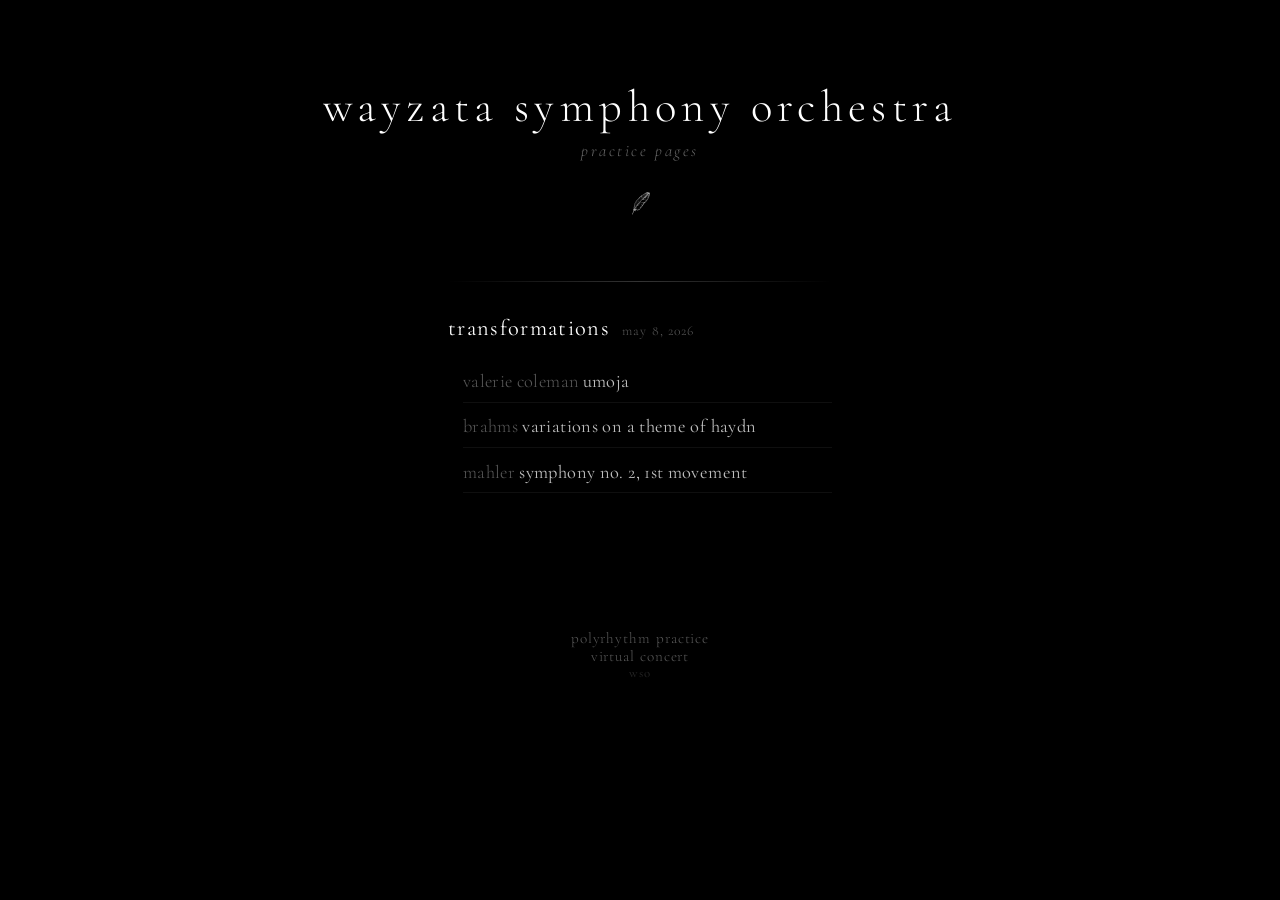
<file: index.html>
<!DOCTYPE html>
<html lang="en">
<head>
  <meta charset="UTF-8">
  <meta name="viewport" content="width=device-width, initial-scale=1.0">
  <title>wso practice</title>
  <link rel="preconnect" href="https://fonts.googleapis.com">
  <link rel="preconnect" href="https://fonts.gstatic.com" crossorigin>
  <link href="https://fonts.googleapis.com/css2?family=Cormorant+Garamond:ital,wght@0,300;0,400;0,500;0,600;1,300;1,400&display=swap" rel="stylesheet">
  <link rel="stylesheet" href="index.css">
</head>
<body>
  <header>
    <h1>wayzata symphony orchestra</h1>
    <p class="subtitle">practice pages</p>
    <img src="feather.svg" alt="" class="feather-icon">
  </header>

  <main id="concerts"></main>

  <nav class="tools">
    <a href="polyrhythm.html">polyrhythm practice</a>
    <a href="concert.html">virtual concert</a>
  </nav>

  <footer>wso</footer>

  <script>
    setTimeout(() => {
      const f = document.querySelector('.feather-icon');
      if (f) f.classList.add('glow');
    }, 20000);
  </script>

  <script>
    fetch('songs.json')
      .then(r => {
        if (!r.ok) throw new Error(r.status);
        return r.json();
      })
      .then(data => {
        const container = document.getElementById('concerts');
        const concertMeta = data.concerts || {};
        const entries = Object.entries(data.songs || {});

        if (entries.length === 0) {
          const p = document.createElement('p');
          p.className = 'empty';
          p.textContent = 'songs coming soon';
          container.appendChild(p);
          return;
        }

        // Group by concert
        const concerts = {};
        entries.forEach(([slug, song]) => {
          const concert = song.concert || 'uncategorized';
          if (!concerts[concert]) concerts[concert] = [];
          concerts[concert].push([slug, song]);
        });

        let delay = 0.5;
        for (const [concert, songs] of Object.entries(concerts)) {
          const section = document.createElement('div');
          section.className = 'concert';
          section.style.animationDelay = delay + 's';
          delay += 0.15;

          const header = document.createElement('div');
          header.className = 'concert-header';

          const meta = concertMeta[concert];
          const h2 = document.createElement('h2');
          h2.className = 'concert-name';
          h2.textContent = meta ? meta.name : concert;
          header.appendChild(h2);

          if (meta && meta.date) {
            const dateSpan = document.createElement('span');
            dateSpan.className = 'concert-date';
            dateSpan.textContent = meta.date;
            header.appendChild(dateSpan);
          }

          section.appendChild(header);

          const ul = document.createElement('ul');
          songs.sort((a, b) => (a[1].order || 99) - (b[1].order || 99));
          songs.forEach(([slug, song]) => {
            const li = document.createElement('li');
            const a = document.createElement('a');
            a.href = 'song.html?s=' + encodeURIComponent(slug);

            // Split composer and piece name on the em dash
            const parts = song.title.split(' — ');
            if (parts.length === 2) {
              const composerSpan = document.createElement('span');
              composerSpan.className = 'composer';
              composerSpan.textContent = parts[0] + '  ';
              a.appendChild(composerSpan);
              a.appendChild(document.createTextNode(parts[1]));
            } else {
              a.textContent = song.title;
            }

            li.appendChild(a);
            ul.appendChild(li);
          });

          section.appendChild(ul);
          container.appendChild(section);
        }
      })
      .catch(() => {
        const container = document.getElementById('concerts');
        const p = document.createElement('p');
        p.className = 'empty';
        p.textContent = 'failed to load songs';
        container.appendChild(p);
      });
  </script>
</body>
</html>
</file>
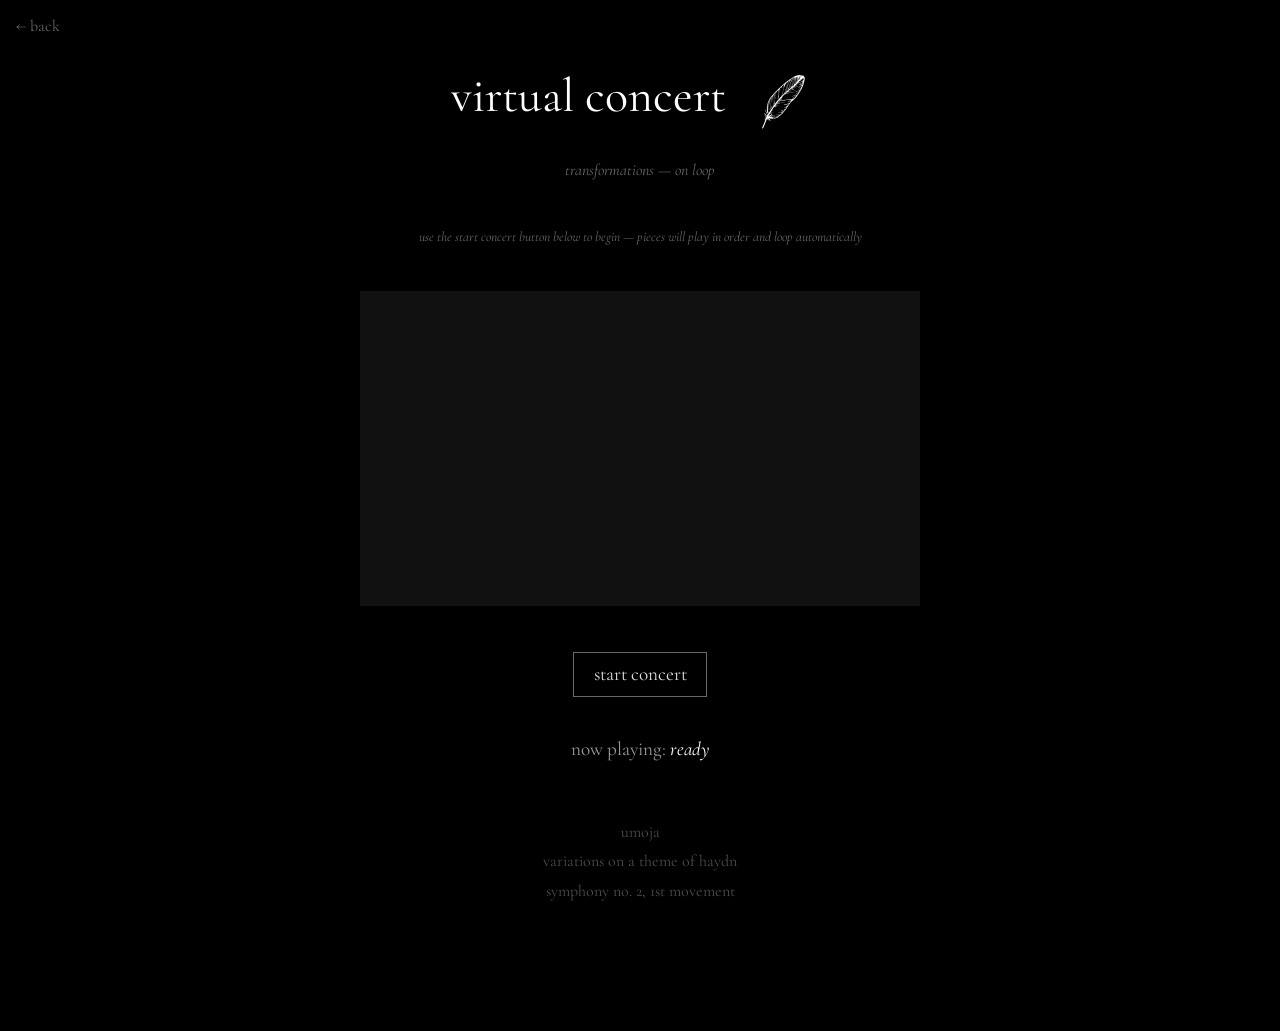
<file: concert.html>
<!DOCTYPE html>
<html lang="en">
<head>
  <meta charset="UTF-8" />
  <meta name="viewport" content="width=device-width, initial-scale=1.0" />
  <title>virtual concert</title>
  <link rel="preconnect" href="https://fonts.googleapis.com">
  <link rel="preconnect" href="https://fonts.gstatic.com" crossorigin>
  <link href="https://fonts.googleapis.com/css2?family=Cormorant+Garamond:ital,wght@0,300;0,400;0,500;0,600;1,300;1,400&display=swap" rel="stylesheet">
  <link rel="stylesheet" href="song.css">
  <style>
    .back {
      position: fixed;
      top: 1rem;
      left: 1rem;
      font-size: 1rem;
      color: #666;
      text-decoration: none;
      z-index: 10;
    }
    .back:hover {
      color: #d8d8ff;
    }
    .subtitle {
      font-size: 1rem;
      font-style: italic;
      color: rgba(255,255,255,0.4);
      text-align: center;
      margin-top: -1rem;
    }
    #video-wrapper {
      width: min(560px, 90vw);
      aspect-ratio: 16 / 9;
      background: #111;
    }
    #video-wrapper iframe {
      width: 100%;
      height: 100%;
    }
    .now-playing {
      font-size: 1.2rem;
      text-align: center;
      color: rgba(255,255,255,0.6);
      margin-top: 0.5rem;
    }
    .now-playing .current {
      color: #fff;
      font-style: italic;
    }
    .setlist {
      list-style: none;
      padding: 0;
      margin: 1.5rem 0;
      text-align: center;
    }
    .setlist li {
      font-size: 1rem;
      color: rgba(255,255,255,0.3);
      padding: 0.3rem 0;
    }
    .setlist li.active {
      color: #fff;
    }
    .setlist li.played {
      color: rgba(255,255,255,0.15);
    }
    .loop-badge {
      font-size: 0.85rem;
      color: rgba(255,255,255,0.4);
      text-align: center;
      margin-top: 0.5rem;
      font-style: italic;
    }
  </style>
</head>
<body>
  <a class="back" href="index.html">← back</a>

  <div class="title">
    <span>virtual concert</span>
    <img src="feather.svg" alt="" class="feather">
  </div>
  <p class="subtitle">transformations — on loop</p>

  <p class="subtitle" style="margin-top:0; font-size:0.85rem;">use the start concert button below to begin — pieces will play in order and loop automatically</p>

  <div id="video-wrapper">
    <div id="player"></div>
  </div>

  <div style="text-align:center; margin-top:0.8rem;">
    <button id="start-btn">start concert</button>
  </div>

  <div class="now-playing">
    now playing: <span class="current" id="current-title">loading…</span>
  </div>

  <ul class="setlist" id="setlist"></ul>

  <p class="loop-badge" id="loop-badge"></p>

  <script src="https://www.youtube.com/iframe_api"></script>
  <script>
    let player;
    let playerReady = false;
    let playlist = [];
    let currentIndex = 0;
    let loopCount = 0;
    let started = false;
    let currentEndTime = null;
    let endCheckInterval = null;

    const currentTitle = document.getElementById('current-title');
    const setlistEl = document.getElementById('setlist');
    const loopBadge = document.getElementById('loop-badge');
    const startBtn = document.getElementById('start-btn');

    function parseTime(t) {
      const parts = t.split(':');
      if (parts.length === 1) return parseFloat(parts[0]) || 0;
      if (parts.length === 3) return parseInt(parts[0], 10) * 3600 + parseInt(parts[1], 10) * 60 + parseFloat(parts[2]);
      return parseInt(parts[0], 10) * 60 + parseFloat(parts[1]);
    }

    function getSongBounds(song) {
      return {
        start: song.concertStart ? parseTime(song.concertStart) : 0,
        end: song.concertEnd ? parseTime(song.concertEnd) : null
      };
    }

    fetch('songs.json')
      .then(r => {
        if (!r.ok) throw new Error(r.status);
        return r.json();
      })
      .then(data => {
        playlist = Object.entries(data.songs || {})
          .sort((a, b) => (a[1].order || 99) - (b[1].order || 99))
          .map(([slug, song]) => song);

        playlist.forEach((song, i) => {
          const li = document.createElement('li');
          const parts = song.title.split(' — ');
          li.textContent = parts.length === 2 ? parts[1] : song.title;
          li.id = 'setlist-' + i;
          setlistEl.appendChild(li);
        });

        currentTitle.textContent = 'ready';
        initPlayer();
      })
      .catch(() => {
        currentTitle.textContent = 'failed to load';
      });

    function initPlayer() {
      const firstBounds = getSongBounds(playlist[0]);
      window.onYouTubeIframeAPIReady = function () {
        player = new YT.Player('player', {
          width: '100%',
          height: '100%',
          videoId: playlist[0].videoId,
          playerVars: {
            origin: window.location.origin,
            rel: 0,
            controls: 1,
            playsinline: 1,
            start: Math.floor(firstBounds.start)
          },
          events: {
            onReady: () => { playerReady = true; },
            onStateChange: (event) => {
              if (event.data === YT.PlayerState.ENDED && started) {
                playNext();
              }
            },
            onError: (event) => {
              currentTitle.textContent = 'video error (code ' + event.data + ')';
              console.error('YouTube error:', event.data);
            }
          }
        });
      };

      if (window.YT && window.YT.Player) {
        window.onYouTubeIframeAPIReady();
      }
    }

    function updateSetlist() {
      playlist.forEach((_, i) => {
        const li = document.getElementById('setlist-' + i);
        li.className = '';
        if (i < currentIndex) li.className = 'played';
        if (i === currentIndex) li.className = 'active';
      });
    }

    function playSong(index, isFirstPlay) {
      currentIndex = index;
      const song = playlist[currentIndex];
      const bounds = getSongBounds(song);
      currentEndTime = bounds.end;
      const parts = song.title.split(' — ');
      currentTitle.textContent = parts.length === 2 ? parts[1] : song.title;
      updateSetlist();
      if (isFirstPlay) {
        player.seekTo(bounds.start, true);
        player.playVideo();
      } else {
        player.loadVideoById({
          videoId: song.videoId,
          startSeconds: bounds.start
        });
      }
    }

    function playNext() {
      currentIndex++;
      if (currentIndex >= playlist.length) {
        currentIndex = 0;
        loopCount++;
        loopBadge.textContent = 'loop ' + (loopCount + 1);
      }
      playSong(currentIndex, false);
    }

    function checkEnd() {
      if (!started || currentEndTime === null) return;
      try {
        if (player.getCurrentTime() >= currentEndTime) {
          playNext();
        }
      } catch (e) {}
    }

    startBtn.addEventListener('click', () => {
      if (!playerReady || playlist.length === 0) return;
      if (!started) {
        started = true;
        loopCount = 0;
        loopBadge.textContent = 'loop 1';
        startBtn.textContent = 'restart';
        playSong(0, true);
        if (!endCheckInterval) endCheckInterval = setInterval(checkEnd, 500);
      } else {
        currentIndex = 0;
        loopCount = 0;
        loopBadge.textContent = 'loop 1';
        playSong(0, false);
      }
    });
  </script>
</body>
</html>
</file>
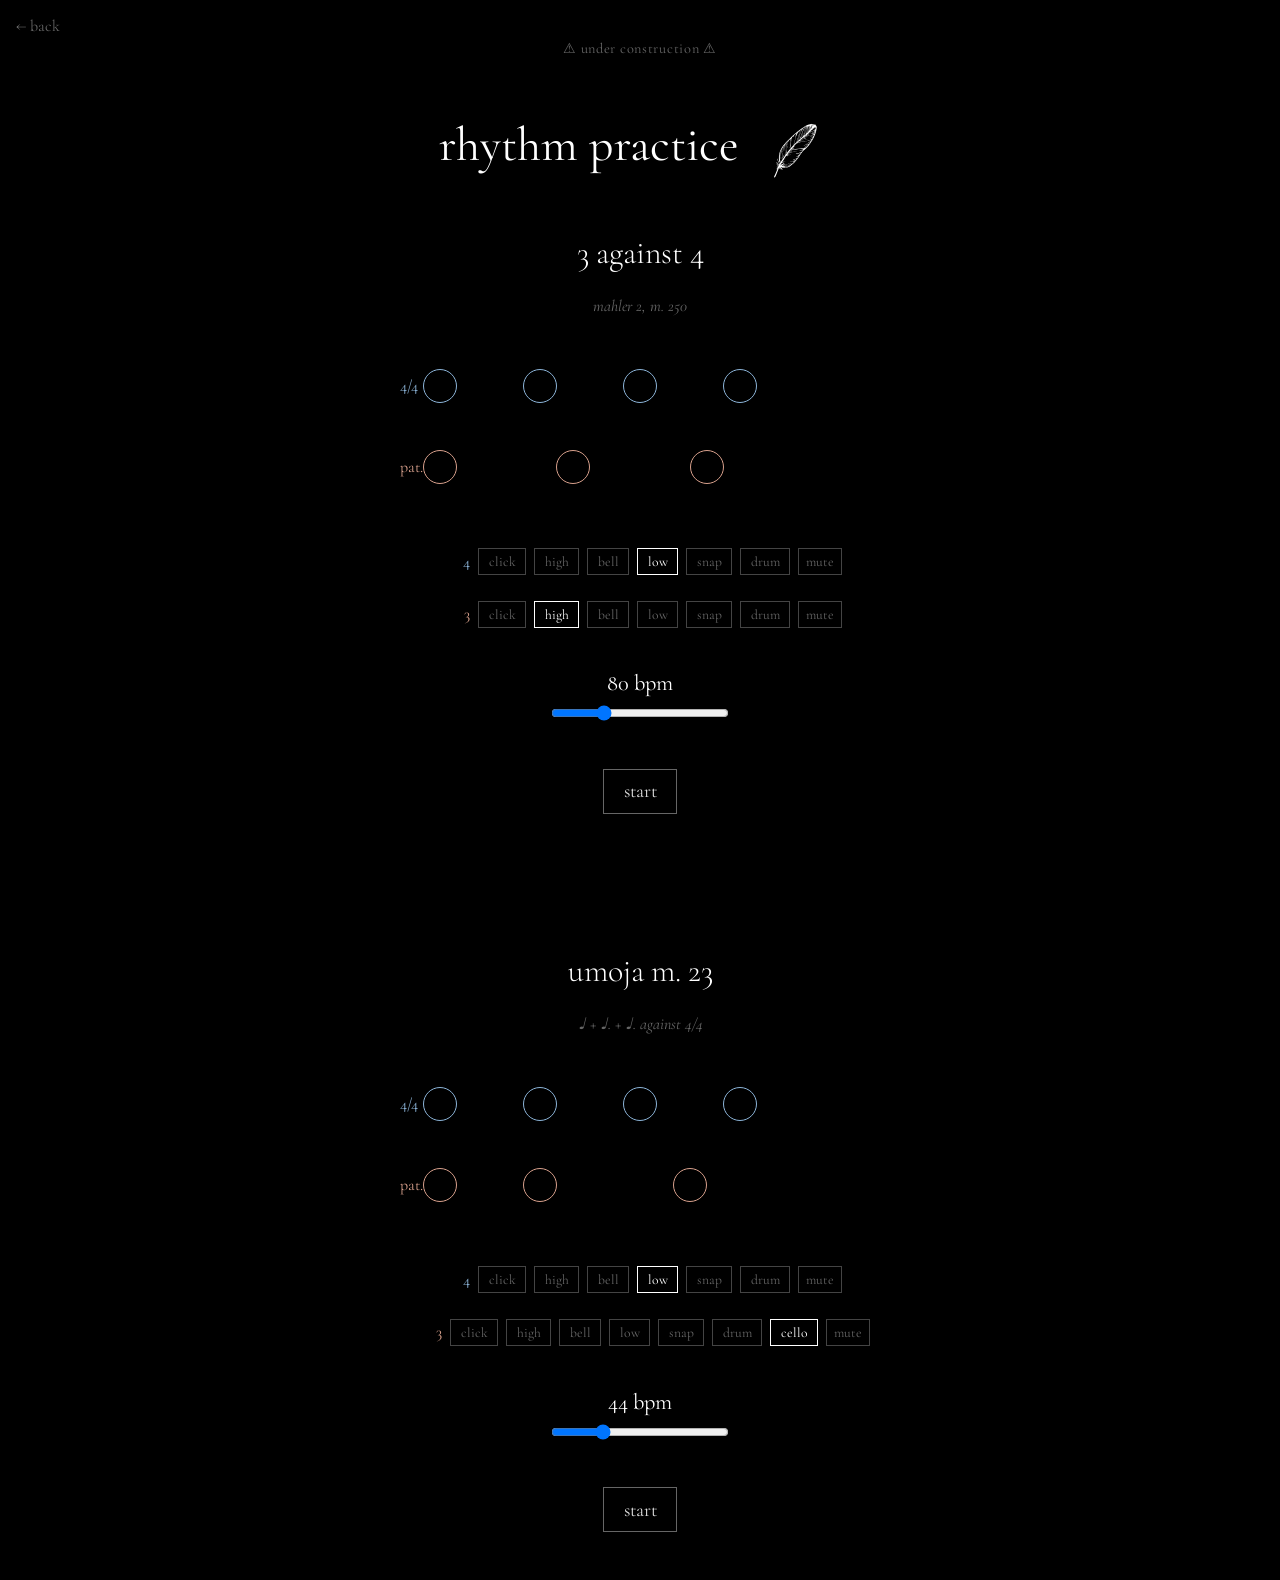
<file: polyrhythm.html>
<!DOCTYPE html>
<html lang="en">
<head>
  <meta charset="UTF-8" />
  <meta name="viewport" content="width=device-width, initial-scale=1.0" />
  <title>polyrhythm practice</title>
  <link rel="preconnect" href="https://fonts.googleapis.com">
  <link rel="preconnect" href="https://fonts.gstatic.com" crossorigin>
  <link href="https://fonts.googleapis.com/css2?family=Cormorant+Garamond:ital,wght@0,300;0,400;0,500;0,600;1,300;1,400&display=swap" rel="stylesheet">
  <link rel="stylesheet" href="song.css">
  <style>
    .back {
      position: fixed;
      top: 1rem;
      left: 1rem;
      font-size: 1rem;
      color: #666;
      text-decoration: none;
      z-index: 10;
    }
    .back:hover { color: #d8d8ff; }
    .under-construction {
      font-size: 0.9rem;
      color: rgba(255,255,255,0.4);
      text-align: center;
      margin-top: -0.5rem;
      margin-bottom: 0.5rem;
      letter-spacing: 0.05em;
    }
    .ex-subtitle {
      font-size: 1rem;
      font-style: italic;
      color: rgba(255,255,255,0.4);
      text-align: center;
      margin: -0.5rem 0 0.8rem;
    }
    .beat-track {
      position: relative;
      width: min(400px, 80vw);
      height: 2.5rem;
      margin: 0.3rem auto;
    }
    .beat-track-label {
      position: absolute;
      left: -2.5em;
      top: 50%;
      transform: translateY(-50%);
      font-size: 1rem;
      color: rgba(255,255,255,0.5);
    }
    .beat-track-label.l4 { color: #8cb4d8; }
    .beat-track-label.l3 { color: #d8a08c; }
    .dot {
      position: absolute;
      width: 2rem;
      height: 2rem;
      border-radius: 50%;
      border: 1px solid #666;
      top: 50%;
      transform: translate(-50%, -50%);
      transition: background 0.05s, border-color 0.05s;
    }
    .dot.l4 { border-color: #8cb4d8; }
    .dot.l4.active { background: #8cb4d8; border-color: #8cb4d8; }
    .dot.l3 { border-color: #d8a08c; }
    .dot.l3.active { background: #d8a08c; border-color: #d8a08c; }
    .controls { margin-top: 1.5rem; }
    .layer-config {
      display: flex;
      align-items: center;
      gap: 0.5rem;
      justify-content: center;
      flex-wrap: wrap;
      margin-bottom: 0.6rem;
    }
    .layer-config-label {
      font-size: 1rem;
      width: 2em;
      text-align: right;
      color: rgba(255,255,255,0.5);
    }
    .layer-config-label.l4 { color: #8cb4d8; }
    .layer-config-label.l3 { color: #d8a08c; }
    .sound-btn {
      font-size: 0.85rem;
      padding: 0.3em 0.7em;
      color: #666;
      border-color: #444;
    }
    .sound-btn.active { color: #fff; border-color: #fff; }
    .mute-btn {
      font-size: 0.85rem;
      padding: 0.3em 0.5em;
      color: #666;
      border-color: #444;
    }
    .mute-btn.muted { color: #c66; border-color: #c66; }
    .tempo-display { font-size: 1.4rem; text-align: center; }
    .separator {
      border: none;
      border-top: 1px solid rgba(255,255,255,0.1);
      margin: 2.5rem 0 1.5rem;
    }
    .ex-title {
      font-size: 2rem;
      text-align: center;
      font-family: "Cormorant Garamond", serif;
      font-weight: 300;
      margin: 0.5rem 0 0;
    }
  </style>
</head>
<body>
  <a class="back" href="index.html">← back</a>

  <p class="under-construction">&#9888; under construction &#9888;</p>

  <div class="title">
    <span>rhythm practice</span>
    <img src="feather.svg" alt="" class="feather">
  </div>

  <!-- === Mahler 3-against-4 === -->
  <p class="ex-title">3 against 4</p>
  <p class="ex-subtitle">mahler 2, m. 250</p>

  <div class="beat-track" id="m-track4"></div>
  <div class="beat-track" id="m-track3"></div>

  <div class="controls">
    <div class="layer-config" id="m-config4"></div>
    <div class="layer-config" id="m-config3"></div>
    <div style="margin-top:1rem; text-align:center;">
      <div class="tempo-display"><span id="m-bpm-display">80</span> bpm</div>
      <input id="m-bpm" type="range" min="40" max="200" step="1" value="80">
    </div>
    <div style="text-align:center; margin-top:1rem;">
      <button id="m-start-btn">start</button>
    </div>
  </div>

  <hr class="separator">

  <!-- === Umoja m. 23 === -->
  <p class="ex-title">umoja m. 23</p>
  <p class="ex-subtitle">&#9833; + &#9833;. + &#9833;. against 4/4</p>

  <div class="beat-track" id="u-track4"></div>
  <div class="beat-track" id="u-track3"></div>

  <div class="controls">
    <div class="layer-config" id="u-config4"></div>
    <div class="layer-config" id="u-config3"></div>
    <div style="margin-top:1rem; text-align:center;">
      <div class="tempo-display"><span id="u-bpm-display">44</span> bpm</div>
      <input id="u-bpm" type="range" min="20" max="120" step="1" value="44">
    </div>
    <div style="text-align:center; margin-top:1rem;">
      <button id="u-start-btn">start</button>
    </div>
  </div>

  <script>
    // === Shared audio infrastructure ===
    const voices = {
      click: { name: 'click', wave: 'square', freq: 800, gain: 0.3, decay: 0.05 },
      high:  { name: 'high',  wave: 'square', freq: 1400, gain: 0.25, decay: 0.04 },
      bell:  { name: 'bell',  wave: 'sine',   freq: 523, gain: 0.4, decay: 0.3 },
      low:   { name: 'low',   wave: 'sine',   freq: 262, gain: 0.4, decay: 0.2 },
      snap:  { name: 'snap',  wave: 'triangle', freq: 2000, gain: 0.25, decay: 0.03 },
      drum:  { name: 'drum',  wave: 'square', freq: 200, gain: 0.4, decay: 0.08 }
    };

    let audioCtx = null;
    let layer4Node = null;
    let layer3Node = null;
    let previewNode = null;
    let buffers = {};
    let worker = null;
    let scheduledSources = [];
    const SCHEDULE_AHEAD = 0.12;

    function renderBuffer(voice) {
      const sr = audioCtx.sampleRate;
      const len = Math.ceil(sr * (voice.decay + 0.02));
      const buf = audioCtx.createBuffer(1, len, sr);
      const data = buf.getChannelData(0);
      for (let i = 0; i < len; i++) {
        const t = i / sr;
        const phase = voice.freq * t * 2 * Math.PI;
        let sample;
        if (voice.wave === 'sine') sample = Math.sin(phase);
        else if (voice.wave === 'square') sample = Math.sin(phase) >= 0 ? 1 : -1;
        else sample = 2 * Math.abs(2 * (t * voice.freq % 1) - 1) - 1;
        const env = t < voice.decay ? voice.gain * Math.pow(0.001 / voice.gain, t / voice.decay) : 0;
        data[i] = sample * env;
      }
      return buf;
    }

    function initAudio() {
      audioCtx = new AudioContext();
      layer4Node = audioCtx.createGain();
      layer4Node.gain.value = 0.5;
      layer4Node.connect(audioCtx.destination);
      layer3Node = audioCtx.createGain();
      layer3Node.gain.value = 0.5;
      layer3Node.connect(audioCtx.destination);
      previewNode = audioCtx.createGain();
      previewNode.gain.value = 0.5;
      previewNode.connect(audioCtx.destination);
      Object.keys(voices).forEach(k => { buffers[k] = renderBuffer(voices[k]); });
      audioCtx.onstatechange = () => {
        if (audioCtx.state === 'interrupted' || audioCtx.state === 'suspended') {
          if (m.playing) m_stop();
          if (u.playing) u_stop();
        }
      };
    }

    function playBuffer(key, time, dest) {
      const src = audioCtx.createBufferSource();
      src.buffer = buffers[key];
      src.connect(dest);
      src.start(time);
      scheduledSources.push(src);
      src.onended = () => {
        const i = scheduledSources.indexOf(src);
        if (i >= 0) scheduledSources.splice(i, 1);
      };
    }

    function cancelScheduled() {
      scheduledSources.forEach(s => { try { s.stop(); } catch (e) {} });
      scheduledSources = [];
    }

    // Synth cello: sawtooth + detuned sawtooth → lowpass → gain envelope
    const CELLO_NOTES = [246.94, 196.00, 185.00]; // B3, G3, F#3
    const U_DURATIONS = [0.25, 0.375, 0.375]; // as fractions of measure

    function playCello(beatIndex, startTime, measureDur, dest) {
      const freq = CELLO_NOTES[beatIndex];
      const dur = U_DURATIONS[beatIndex] * measureDur;
      const attack = Math.min(0.08, dur * 0.1);
      const release = Math.min(0.15, dur * 0.2);

      const osc1 = audioCtx.createOscillator();
      const osc2 = audioCtx.createOscillator();
      const filter = audioCtx.createBiquadFilter();
      const env = audioCtx.createGain();

      osc1.type = 'sawtooth';
      osc1.frequency.value = freq;
      osc2.type = 'sawtooth';
      osc2.frequency.value = freq * 1.003;

      // Vibrato
      const lfo = audioCtx.createOscillator();
      const lfoGain = audioCtx.createGain();
      lfo.frequency.value = 5.5;
      lfoGain.gain.value = freq * 0.006;
      lfo.connect(lfoGain);
      lfoGain.connect(osc1.frequency);
      lfoGain.connect(osc2.frequency);

      filter.type = 'lowpass';
      filter.frequency.value = 2200;
      filter.Q.value = 0.7;

      env.gain.setValueAtTime(0, startTime);
      env.gain.linearRampToValueAtTime(0.7, startTime + attack);
      env.gain.setValueAtTime(0.7, startTime + dur - release);
      env.gain.linearRampToValueAtTime(0, startTime + dur);

      osc1.connect(filter);
      osc2.connect(filter);
      filter.connect(env);
      env.connect(dest);

      const nodes = [osc1, osc2, lfo];
      nodes.forEach(n => { n.start(startTime); n.stop(startTime + dur + 0.01); });
      nodes.forEach(n => {
        scheduledSources.push(n);
        n.onended = () => {
          const i = scheduledSources.indexOf(n);
          if (i >= 0) scheduledSources.splice(i, 1);
        };
      });
    }

    function createWorker() {
      const blob = new Blob([`
        let iv = null;
        self.onmessage = function(e) {
          if (e.data === 'start' && !iv) iv = setInterval(function() { postMessage('tick'); }, 25);
          else if (e.data === 'stop') { clearInterval(iv); iv = null; }
        };
      `], { type: 'application/javascript' });
      return new Worker(URL.createObjectURL(blob));
    }

    function ensureWorker() {
      if (!worker) {
        worker = createWorker();
        worker.onmessage = () => {
          if (m.playing) m_scheduler();
          if (u.playing) u_scheduler();
        };
      }
    }

    // Build dots positioned by time fraction
    function buildDots(trackId, positions, layerClass, idPrefix) {
      const track = document.getElementById(trackId);
      const label = document.createElement('span');
      label.className = 'beat-track-label ' + layerClass;
      label.textContent = layerClass === 'l4' ? '4/4' : 'pat.';
      track.appendChild(label);
      positions.forEach((pos, i) => {
        const dot = document.createElement('div');
        dot.className = 'dot ' + layerClass;
        dot.id = idPrefix + i;
        dot.style.left = (pos * 100) + '%';
        track.appendChild(dot);
      });
    }

    function buildLayerConfig(containerId, labelClass, defaultKey, onSelect, onMute, extraVoices) {
      const container = document.getElementById(containerId);
      const label = document.createElement('span');
      label.className = 'layer-config-label ' + labelClass;
      label.textContent = labelClass === 'l4' ? '4' : '3';
      container.appendChild(label);
      const keys = Object.keys(voices).concat(extraVoices || []);
      const btns = {};
      keys.forEach(key => {
        const btn = document.createElement('button');
        btn.className = 'sound-btn' + (key === defaultKey ? ' active' : '');
        btn.textContent = key === 'cello' ? 'cello' : voices[key].name;
        btn.addEventListener('click', () => {
          Object.values(btns).forEach(b => b.classList.remove('active'));
          btn.classList.add('active');
          onSelect(key);
          if (!audioCtx) initAudio();
          if (audioCtx.state === 'suspended') audioCtx.resume();
          if (key === 'cello') playCello(0, audioCtx.currentTime, 4.0, previewNode);
          else playBuffer(key, audioCtx.currentTime, previewNode);
        });
        btns[key] = btn;
        container.appendChild(btn);
      });
      const muteBtn = document.createElement('button');
      muteBtn.className = 'mute-btn';
      muteBtn.textContent = 'mute';
      muteBtn.addEventListener('click', () => {
        const muted = onMute();
        muteBtn.classList.toggle('muted', muted);
      });
      container.appendChild(muteBtn);
    }

    function highlightDot(idPrefix, index, count) {
      for (let i = 0; i < count; i++) {
        const el = document.getElementById(idPrefix + i);
        if (i === index) el.classList.add('active');
        else el.classList.remove('active');
      }
    }

    // === Mahler 3-against-4 ===
    const M_POS4 = [0, 0.25, 0.5, 0.75];
    const M_POS3 = [0, 1/3, 2/3];

    buildDots('m-track4', M_POS4, 'l4', 'm4-');
    buildDots('m-track3', M_POS3, 'l3', 'm3-');

    const m = { playing: false, bpm: 80, v4: 'low', v3: 'high', m4: false, m3: false };
    let m_s4 = 0, m_s3 = 0, m_startTime = 0, m_beatQueue = [], m_animFrame = null, m_d4 = null, m_d3 = null;

    buildLayerConfig('m-config4', 'l4', 'low',  k => { m.v4 = k; }, () => { m.m4 = !m.m4; return m.m4; });
    buildLayerConfig('m-config3', 'l3', 'high', k => { m.v3 = k; }, () => { m.m3 = !m.m3; return m.m3; });

    function m_scheduler() {
      const L = (60 / m.bpm) * 4;
      while (true) {
        const mi = Math.floor(m_s4 / 4), idx = m_s4 % 4;
        const t = m_startTime + mi * L + M_POS4[idx] * L;
        if (t >= audioCtx.currentTime + SCHEDULE_AHEAD) break;
        if (!m.m4) playBuffer(m.v4, t, layer4Node);
        m_beatQueue.push({ time: t, layer: 4, index: idx });
        m_s4++;
      }
      while (true) {
        const mi = Math.floor(m_s3 / 3), idx = m_s3 % 3;
        const t = m_startTime + mi * L + M_POS3[idx] * L;
        if (t >= audioCtx.currentTime + SCHEDULE_AHEAD) break;
        if (!m.m3) playBuffer(m.v3, t, layer3Node);
        m_beatQueue.push({ time: t, layer: 3, index: idx });
        m_s3++;
      }
    }

    function m_visuals() {
      if (!m.playing) return;
      const now = audioCtx.currentTime;
      const L = (60 / m.bpm) * 4;
      let a4 = -1, a3 = -1;
      while (m_beatQueue.length && m_beatQueue[0].time <= now) {
        const b = m_beatQueue.shift();
        if (b.layer === 4) a4 = b.index; else a3 = b.index;
      }
      if (a4 >= 0) { highlightDot('m4-', a4, 4); clearTimeout(m_d4); m_d4 = setTimeout(() => highlightDot('m4-', -1, 4), (L/4)*400); }
      if (a3 >= 0) { highlightDot('m3-', a3, 3); clearTimeout(m_d3); m_d3 = setTimeout(() => highlightDot('m3-', -1, 3), (L/3)*400); }
      m_animFrame = requestAnimationFrame(m_visuals);
    }

    function m_start() {
      if (u.playing) u_stop();
      if (!audioCtx) initAudio();
      if (audioCtx.state === 'suspended') audioCtx.resume();
      m_s4 = 0; m_s3 = 0; m_beatQueue = [];
      m_startTime = audioCtx.currentTime + 0.05;
      ensureWorker(); worker.postMessage('start');
      m.playing = true;
      m_animFrame = requestAnimationFrame(m_visuals);
      document.getElementById('m-start-btn').textContent = 'stop';
    }

    function m_stop() {
      m.playing = false;
      if (!u.playing && worker) worker.postMessage('stop');
      cancelAnimationFrame(m_animFrame);
      clearTimeout(m_d4); clearTimeout(m_d3);
      cancelScheduled(); m_beatQueue = [];
      document.getElementById('m-start-btn').textContent = 'start';
      highlightDot('m4-', -1, 4); highlightDot('m3-', -1, 3);
    }

    document.getElementById('m-start-btn').addEventListener('click', () => { if (!m.playing) m_start(); else m_stop(); });
    document.getElementById('m-bpm').addEventListener('input', () => { document.getElementById('m-bpm-display').textContent = parseInt(document.getElementById('m-bpm').value, 10); });
    document.getElementById('m-bpm').addEventListener('change', () => {
      m.bpm = parseInt(document.getElementById('m-bpm').value, 10);
      if (m.playing) { cancelScheduled(); m_beatQueue = []; m_s4 = 0; m_s3 = 0; m_startTime = audioCtx.currentTime + 0.05; }
    });

    // === Umoja m. 23 ===
    const U_POS4 = [0, 0.25, 0.5, 0.75];
    const U_POS3 = [0, 0.25, 0.625];

    buildDots('u-track4', U_POS4, 'l4', 'u4-');
    buildDots('u-track3', U_POS3, 'l3', 'u3-');

    const u = { playing: false, bpm: 44, v4: 'low', v3: 'high', m4: false, m3: false };
    let u_s4 = 0, u_s3 = 0, u_startTime = 0, u_beatQueue = [], u_animFrame = null, u_d4 = null, u_d3 = null;

    buildLayerConfig('u-config4', 'l4', 'low',  k => { u.v4 = k; }, () => { u.m4 = !u.m4; return u.m4; });
    buildLayerConfig('u-config3', 'l3', 'cello', k => { u.v3 = k; }, () => { u.m3 = !u.m3; return u.m3; }, ['cello']);

    function u_scheduler() {
      const L = (60 / u.bpm) * 4;
      while (true) {
        const mi = Math.floor(u_s4 / 4), idx = u_s4 % 4;
        const t = u_startTime + mi * L + U_POS4[idx] * L;
        if (t >= audioCtx.currentTime + SCHEDULE_AHEAD) break;
        if (!u.m4) playBuffer(u.v4, t, layer4Node);
        u_beatQueue.push({ time: t, layer: 4, index: idx });
        u_s4++;
      }
      while (true) {
        const mi = Math.floor(u_s3 / 3), idx = u_s3 % 3;
        const t = u_startTime + mi * L + U_POS3[idx] * L;
        if (t >= audioCtx.currentTime + SCHEDULE_AHEAD) break;
        if (!u.m3) {
          if (u.v3 === 'cello') playCello(idx, t, L, layer3Node);
          else playBuffer(u.v3, t, layer3Node);
        }
        u_beatQueue.push({ time: t, layer: 3, index: idx });
        u_s3++;
      }
    }

    function u_visuals() {
      if (!u.playing) return;
      const now = audioCtx.currentTime;
      const L = (60 / u.bpm) * 4;
      let a4 = -1, a3 = -1;
      while (u_beatQueue.length && u_beatQueue[0].time <= now) {
        const b = u_beatQueue.shift();
        if (b.layer === 4) a4 = b.index; else a3 = b.index;
      }
      if (a4 >= 0) { highlightDot('u4-', a4, 4); clearTimeout(u_d4); u_d4 = setTimeout(() => highlightDot('u4-', -1, 4), (L/4)*400); }
      if (a3 >= 0) { highlightDot('u3-', a3, 3); clearTimeout(u_d3); u_d3 = setTimeout(() => highlightDot('u3-', -1, 3), (L*0.375)*400); }
      u_animFrame = requestAnimationFrame(u_visuals);
    }

    function u_start() {
      if (m.playing) m_stop();
      if (!audioCtx) initAudio();
      if (audioCtx.state === 'suspended') audioCtx.resume();
      u_s4 = 0; u_s3 = 0; u_beatQueue = [];
      u_startTime = audioCtx.currentTime + 0.05;
      ensureWorker(); worker.postMessage('start');
      u.playing = true;
      u_animFrame = requestAnimationFrame(u_visuals);
      document.getElementById('u-start-btn').textContent = 'stop';
    }

    function u_stop() {
      u.playing = false;
      if (!m.playing && worker) worker.postMessage('stop');
      cancelAnimationFrame(u_animFrame);
      clearTimeout(u_d4); clearTimeout(u_d3);
      cancelScheduled(); u_beatQueue = [];
      document.getElementById('u-start-btn').textContent = 'start';
      highlightDot('u4-', -1, 4); highlightDot('u3-', -1, 3);
    }

    document.getElementById('u-start-btn').addEventListener('click', () => { if (!u.playing) u_start(); else u_stop(); });
    document.getElementById('u-bpm').addEventListener('input', () => { document.getElementById('u-bpm-display').textContent = parseInt(document.getElementById('u-bpm').value, 10); });
    document.getElementById('u-bpm').addEventListener('change', () => {
      u.bpm = parseInt(document.getElementById('u-bpm').value, 10);
      if (u.playing) { cancelScheduled(); u_beatQueue = []; u_s4 = 0; u_s3 = 0; u_startTime = audioCtx.currentTime + 0.05; }
    });
  </script>
</body>
</html>
</file>
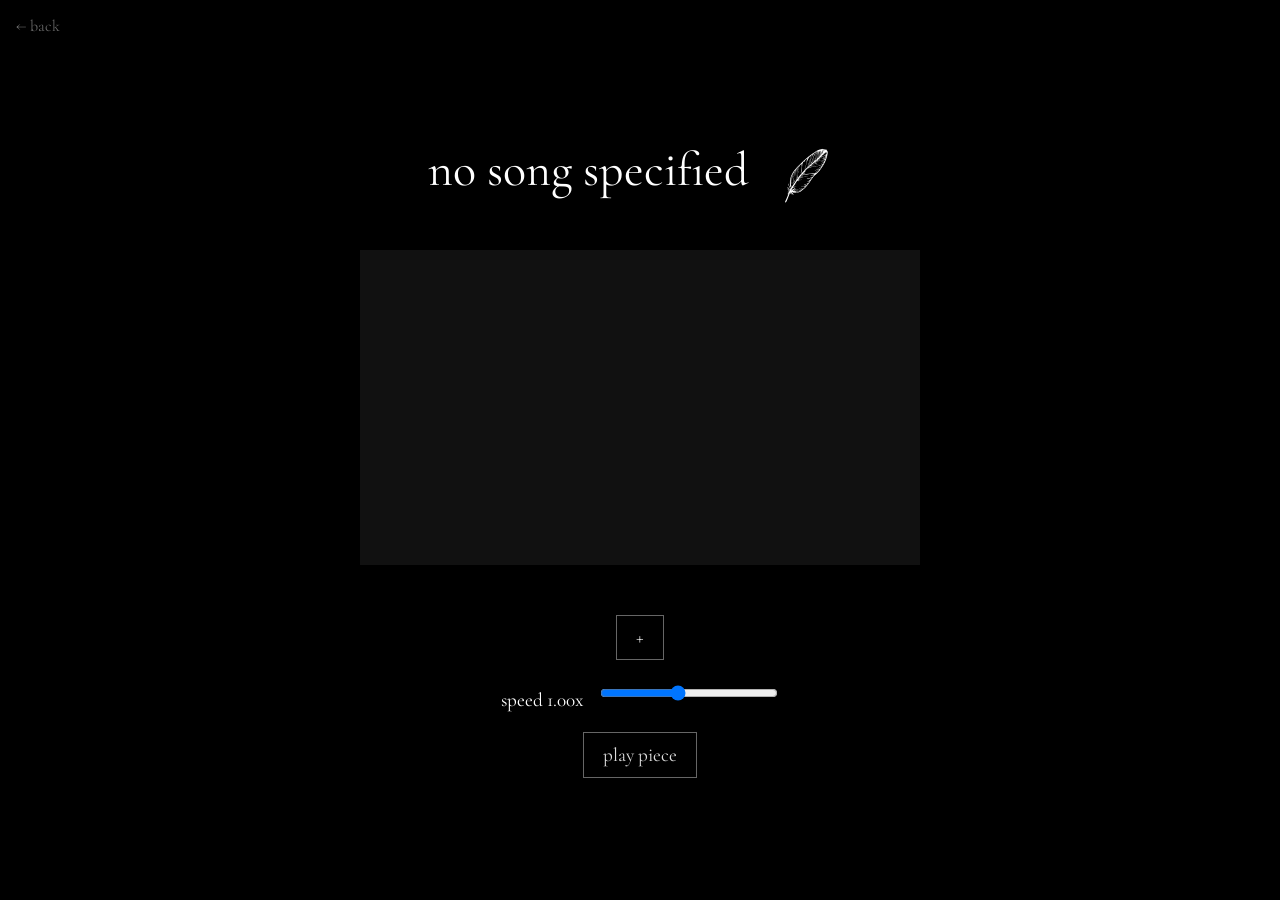
<file: song.html>
<!DOCTYPE html>
<html lang="en">
<head>
  <meta charset="UTF-8" />
  <meta name="viewport" content="width=device-width, initial-scale=1.0" />
  <title>loading…</title>
  <link rel="preconnect" href="https://fonts.googleapis.com">
  <link rel="preconnect" href="https://fonts.gstatic.com" crossorigin>
  <link href="https://fonts.googleapis.com/css2?family=Cormorant+Garamond:ital,wght@0,300;0,400;0,500;0,600;1,300;1,400&display=swap" rel="stylesheet">
  <link rel="stylesheet" href="song.css">
  <style>
    #video-wrapper {
      width: min(560px, 90vw);
      aspect-ratio: 16 / 9;
      background: #111;
    }
    #video-wrapper iframe {
      width: 100%;
      height: 100%;
    }
    .back {
      position: fixed;
      top: 1rem;
      left: 1rem;
      font-size: 1rem;
      color: #666;
      text-decoration: none;
    }
    .back:hover {
      color: #d8d8ff;
    }
    .loop-label {
      width: 100%;
      font-size: 0.9rem;
      color: rgba(255, 255, 255, 0.45);
      letter-spacing: 0.08em;
      font-style: italic;
      margin: 0.6rem 0 0.2rem;
      text-align: left;
    }
  </style>
</head>
<body>
  <a class="back" href="index.html">← back</a>

  <div class="title">
    <span id="song-title">loading…</span>
    <img src="feather.svg" alt="" class="feather">
  </div>

  <div id="video-wrapper">
    <div id="player"></div>
  </div>

  <div class="controls">
    <div id="loops"></div>
    <div>
      <button id="add-loop">+</button>
    </div>
    <div>
      <label class="speed-label">speed <span id="speed-display">1.00x</span></label>
      <input id="speed" type="range" min="0.25" max="2" step="0.25" value="1">
    </div>
    <div>
      <button id="play-btn">play piece</button>
    </div>
  </div>

  <script src="https://www.youtube.com/iframe_api"></script>
  <script>
    const params = new URLSearchParams(window.location.search);
    const slug = params.get('s');

    if (!slug) {
      document.getElementById('song-title').textContent = 'no song specified';
    } else {
      init(slug);
    }

    function init(slug) {
      let player;
      let playerReady = false;
      let loopActive = false;
      let playActive = false;
      let currentLoopIndex = null;
      let loops = [];

      const loopsContainer = document.getElementById('loops');
      const addLoopBtn = document.getElementById('add-loop');
      const playBtn = document.getElementById('play-btn');
      const speedInput = document.getElementById('speed');
      const speedDisplay = document.getElementById('speed-display');

      function parseTime(t) {
        const parts = t.split(':');
        if (parts.length === 1) return parseFloat(parts[0]) || 0;
        if (parts.length === 3) return parseInt(parts[0], 10) * 3600 + parseInt(parts[1], 10) * 60 + parseFloat(parts[2]);
        return parseInt(parts[0], 10) * 60 + parseFloat(parts[1]);
      }

      function formatTime(sec) {
        const m = Math.floor(sec / 60);
        const s = Math.floor(sec % 60).toString().padStart(2, '0');
        return `${m}:${s}`;
      }

      function createLoopElement(startVal, endVal, label) {
        if (label) {
          const labelDiv = document.createElement('div');
          labelDiv.className = 'loop-label';
          labelDiv.textContent = label;
          loopsContainer.appendChild(labelDiv);
        }

        const div = document.createElement('div');
        div.className = 'loop';

        const startLabel = document.createElement('label');
        startLabel.textContent = 'start ';
        const startInput = document.createElement('input');
        startInput.type = 'text';
        startInput.className = 'start';
        startInput.value = startVal;
        startLabel.appendChild(startInput);

        const endLabel = document.createElement('label');
        endLabel.textContent = 'end ';
        const endInput = document.createElement('input');
        endInput.type = 'text';
        endInput.className = 'end';
        endInput.value = endVal;
        endLabel.appendChild(endInput);

        const btn = document.createElement('button');
        btn.textContent = 'loop section';
        btn.className = 'loop-btn';
        const index = loops.length;
        btn.addEventListener('click', () => handleLoopButton(index));

        div.appendChild(startLabel);
        div.appendChild(endLabel);
        div.appendChild(btn);
        loopsContainer.appendChild(div);

        loops.push({ start: startInput, end: endInput, button: btn });
      }

      function stopLoop() {
        if (currentLoopIndex !== null) {
          loops[currentLoopIndex].button.textContent = 'loop section';
        }
        if (player && loopActive) {
          player.pauseVideo();
        }
        loopActive = false;
        currentLoopIndex = null;
      }

      function startLoop(i) {
        if (!playerReady) return;
        playActive = false;
        playBtn.textContent = 'play piece';
        player.pauseVideo();
        currentLoopIndex = i;
        const start = parseTime(loops[i].start.value);
        player.seekTo(start, true);
        player.playVideo();
        loops[i].button.textContent = 'stop';
        loopActive = true;
      }

      function checkLoop() {
        if (!loopActive || currentLoopIndex === null) return;
        try {
          const start = parseTime(loops[currentLoopIndex].start.value);
          const end = parseTime(loops[currentLoopIndex].end.value);
          if (end <= start) return;
          if (player.getCurrentTime() >= end) {
            player.seekTo(start, true);
          }
        } catch (e) {}
      }

      function handleLoopButton(i) {
        if (loopActive && currentLoopIndex === i) {
          stopLoop();
        } else {
          stopLoop();
          startLoop(i);
        }
      }

      addLoopBtn.addEventListener('click', () => {
        if (loops.length === 0) return;
        const last = loops[loops.length - 1];
        const startVal = last.end.value;
        const startSec = parseTime(startVal);
        createLoopElement(startVal, formatTime(startSec + 10));
      });

      playBtn.addEventListener('click', () => {
        if (!playerReady) return;
        if (!playActive) {
          stopLoop();
          player.seekTo(0, true);
          player.playVideo();
          playBtn.textContent = 'stop';
          playActive = true;
        } else {
          player.pauseVideo();
          playBtn.textContent = 'play piece';
          playActive = false;
        }
      });

      speedInput.addEventListener('input', () => {
        if (!playerReady) return;
        const r = parseFloat(speedInput.value);
        player.setPlaybackRate(r);
        speedDisplay.textContent = r.toFixed(2) + 'x';
      });

      // Load song data and initialize
      fetch('songs.json')
        .then(r => {
          if (!r.ok) throw new Error(r.status);
          return r.json();
        })
        .then(data => {
          const song = (data.songs || {})[slug];
          if (!song) {
            document.getElementById('song-title').textContent = 'song not found';
            return;
          }

          document.title = song.title;
          document.getElementById('song-title').textContent = song.title;

          // Build loop elements from JSON
          (song.loops || []).forEach((loop) => {
            const start = Array.isArray(loop) ? loop[0] : loop.start;
            const end = Array.isArray(loop) ? loop[1] : loop.end;
            const label = Array.isArray(loop) ? null : loop.label;
            createLoopElement(start, end, label);
          });

          // Initialize YouTube player
          window.onYouTubeIframeAPIReady = function () {
            player = new YT.Player('player', {
              width: '100%',
              height: '100%',
              videoId: song.videoId,
              playerVars: {
                origin: window.location.origin,
                rel: 0
              },
              events: {
                onReady: () => {
                  playerReady = true;
                },
                onStateChange: (event) => {
                  clearInterval(loopTimer);
                  if (event.data === YT.PlayerState.PLAYING && loopActive) {
                    loopTimer = setInterval(checkLoop, 200);
                  } else if (event.data === YT.PlayerState.ENDED) {
                    playActive = false;
                    playBtn.textContent = 'play piece';
                  }
                },
                onError: () => {
                  playerReady = false;
                  stopLoop();
                  playActive = false;
                  playBtn.textContent = 'play piece';
                }
              }
            });
          };

          let loopTimer = null;

          // If the API already loaded before our callback was set
          if (window.YT && window.YT.Player) {
            window.onYouTubeIframeAPIReady();
          }
        })
        .catch(err => {
          console.error('Failed to load songs.json:', err);
          document.getElementById('song-title').textContent = 'failed to load';
        });
    }
  </script>
</body>
</html>
</file>
<file: index.css>
*, *::before, *::after {
  box-sizing: border-box;
}

body {
  margin: 0;
  padding: 0;
  font-family: "Cormorant Garamond", serif;
  background: #000;
  color: #fff;
  min-height: 100vh;
  display: flex;
  flex-direction: column;
  align-items: center;
  overflow-x: hidden;
}

/* ── header ── */
header {
  width: 100%;
  padding: 4rem 2rem 3rem;
  text-align: center;
  position: relative;
}

header::after {
  content: '';
  position: absolute;
  bottom: 0;
  left: 50%;
  transform: translateX(-50%);
  width: min(24rem, 60%);
  height: 1px;
  background: linear-gradient(90deg, transparent, rgba(255,255,255,0.2), transparent);
}

.feather-icon {
  width: 2.5rem;
  height: 2.5rem;
  margin-top: 1.2rem;
  opacity: 0;
  transform: translateY(-20rem) rotate(-15deg);
  animation: featherIn 3s cubic-bezier(0.22, 1, 0.36, 1) 0.6s forwards;
}

.feather-icon.glow {
  animation: featherIn 3s cubic-bezier(0.22, 1, 0.36, 1) 0.6s forwards,
             goldenGlow 2s ease forwards;
}

@keyframes goldenGlow {
  0% {
    filter: none;
  }
  25% {
    filter: brightness(1.8) drop-shadow(0 0 6px rgba(255, 210, 80, 0.9)) drop-shadow(0 0 20px rgba(255, 190, 50, 0.5));
  }
  50% {
    filter: brightness(1.2) sepia(0.6) hue-rotate(5deg) saturate(3) drop-shadow(0 0 10px rgba(255, 180, 40, 0.6));
  }
  100% {
    filter: brightness(0.4) sepia(1) hue-rotate(-10deg) saturate(10);
  }
}

@keyframes featherIn {
  0% {
    opacity: 0;
    transform: translateY(-20rem) rotate(-15deg);
  }
  15% {
    opacity: 1;
  }
  50% {
    transform: translateY(-0.5rem) rotate(3deg);
  }
  75% {
    transform: translateY(0.15rem) rotate(-1deg);
  }
  100% {
    opacity: 0.7;
    transform: translateY(0) rotate(0deg);
  }
}

h1 {
  margin: 0;
  font-size: 2.4rem;
  font-weight: 300;
  text-transform: lowercase;
  letter-spacing: 0.12em;
  opacity: 0;
  animation: fadeUp 1s ease 0.1s forwards;
}

.subtitle {
  font-size: 1.05rem;
  font-weight: 300;
  font-style: italic;
  color: rgba(255,255,255,0.4);
  margin: 0.4rem 0 0;
  letter-spacing: 0.15em;
  opacity: 0;
  animation: fadeUp 1s ease 0.3s forwards;
}

@keyframes fadeUp {
  from {
    opacity: 0;
    transform: translateY(0.6rem);
  }
  to {
    opacity: 1;
    transform: translateY(0);
  }
}

/* ── main content ── */
main {
  width: min(28rem, 100%);
  padding: 2rem 2rem 5rem;
}

/* ── concert section ── */
.concert {
  margin-bottom: 2.5rem;
  opacity: 0;
  animation: fadeUp 0.8s ease forwards;
}

.concert-header {
  display: flex;
  align-items: baseline;
  gap: 0.75rem;
  margin-bottom: 1.2rem;
}

.concert-name {
  font-size: 1.4rem;
  font-weight: 400;
  letter-spacing: 0.06em;
  text-transform: lowercase;
  color: #fff;
  margin: 0;
}

.concert-date {
  font-size: 0.85rem;
  font-weight: 300;
  color: rgba(255,255,255,0.35);
  letter-spacing: 0.08em;
  white-space: nowrap;
}

/* ── song list ── */
ul {
  list-style: none;
  padding: 0;
  margin: 0;
}

li {
  position: relative;
}

li + li {
  margin-top: 0.15rem;
}

a {
  color: rgba(255,255,255,0.75);
  text-decoration: none;
  display: block;
  padding: 0.65rem 0.8rem;
  font-size: 1.15rem;
  font-weight: 400;
  letter-spacing: 0.02em;
  border-left: 2px solid transparent;
  transition: all 0.3s ease;
  position: relative;
}

a::after {
  content: '';
  position: absolute;
  bottom: 0;
  left: 0.8rem;
  right: 0;
  height: 1px;
  background: rgba(255,255,255,0.06);
}

a:hover,
a:focus {
  color: #fff;
  border-left-color: rgba(255,255,255,0.5);
  background: rgba(255,255,255,0.03);
}

a:hover::after {
  background: rgba(255,255,255,0.1);
}

.composer {
  color: rgba(255,255,255,0.35);
  font-weight: 300;
}

/* ── empty state ── */
.empty {
  color: rgba(255,255,255,0.25);
  font-size: 1.2rem;
  font-style: italic;
  text-align: center;
  margin-top: 3rem;
}

/* ── tools nav ── */
.tools {
  text-align: center;
  padding: 1rem 2rem 0;
}

.tools a {
  font-size: 0.95rem;
  font-weight: 300;
  color: rgba(255,255,255,0.35);
  letter-spacing: 0.06em;
  border-left: none;
  padding: 0;
}

.tools a::after {
  display: none;
}

.tools a:hover {
  color: rgba(255,255,255,0.6);
  background: none;
}

/* ── footer ── */
footer {
  width: 100%;
  text-align: center;
  padding: 0 2rem 2.5rem;
  font-size: 0.8rem;
  color: rgba(255,255,255,0.15);
  letter-spacing: 0.1em;
}

/* ── responsive ── */
@media (min-width: 600px) {
  header {
    padding: 5rem 2rem 3.5rem;
  }

  h1 {
    font-size: 2.8rem;
  }
}
</file>
<file: song.css>
body {
  margin: 0;
  background: #000;
  color: #fff;
  font-family: "Cormorant Garamond", serif;
  font-size: 2rem;
  display: flex;
  flex-direction: column;
  align-items: center;
  justify-content: flex-start;
  gap: 2rem;
  min-height: 100vh;
  padding: 2.5rem 1rem 3rem;
  box-sizing: border-box;
}

@media (min-width: 900px) {
  body {
    justify-content: center;
    padding-top: 3rem;
    padding-bottom: 3rem;
  }
}

.controls {
  display: flex;
  flex-direction: column;
  gap: 1rem;
  align-items: center;
  width: min(560px, 90vw);
}

#loops {
  width: 100%;
}

.loop {
  display: flex;
  flex-wrap: wrap;
  align-items: center;
  gap: 0.4rem;
  justify-content: center;
  margin-bottom: 0.5rem;
  width: 100%;
}

.loop input[type="text"] {
  width: 4.5em;
  text-align: center;
}

.loop .loop-btn {
  font-size: 1rem;
  padding: 0.4em 0.8em;
  min-width: 8em;
  text-align: center;
}

label {
  font-size: 1.2rem;
}

.speed-label {
  margin-right: 0.5rem;
}

input {
  padding: 0.25em 0.5em;
  font-size: 1rem;
  font-family: inherit;
  background: #000;
  color: #fff;
  border: 1px solid #666;
}

button {
  background: none;
  border: 1px solid #666;
  color: #ddd;
  font-family: inherit;
  font-size: 1.2rem;
  padding: 0.5em 1em;
  cursor: pointer;
}

.title {
  display: flex;
  align-items: center;
  gap: 0.4rem;
  font-size: 3rem;
}

.feather {
  display: inline-block;
  width: 2em;
  height: 2em;
}

input[type="range"] {
  width: 10em;
}

a {
  color: #9cd8ff;
}
</file>
